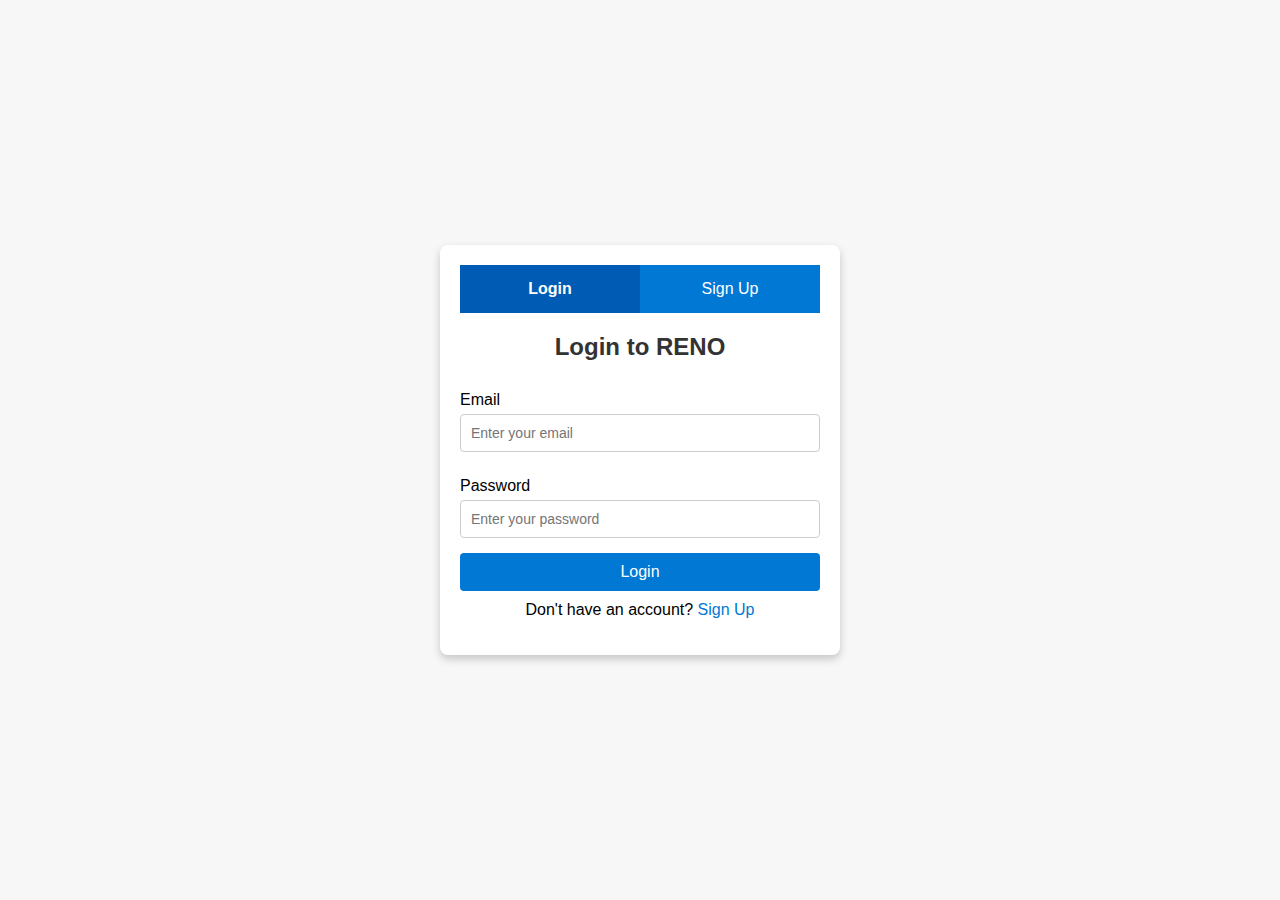
<file: ckd_cvd_disease_predictor-main/index.html>
<!DOCTYPE html>
<html lang="en">
<head>
  <meta charset="UTF-8">
  <meta name="viewport" content="width=device-width, initial-scale=1.0">
  <title>Reno Medical | Login or Sign Up</title>
  <link rel="stylesheet" href="index.css">
</head>
<body>
  <div class="container">
    <div class="form-container">
      <div class="tabs">
        <button id="loginTab" class="active-tab">Login</button>
        <button id="signupTab">Sign Up</button>
      </div>

      <!-- Login Form -->
      <form id="loginForm" class="form active-form">
        <h2>Login to RENO</h2>
        <label for="loginEmail">Email</label>
        <input type="email" id="loginEmail" placeholder="Enter your email" required>
        <label for="loginPassword">Password</label>
        <input type="password" id="loginPassword" placeholder="Enter your password" required>
        <button type="submit" class="btn">Login</button>
        <p>Don't have an account? <a href="#signupForm" id="switchToSignup">Sign Up</a></p>
      </form>

      <!-- Sign-Up Form -->
      <form id="signupForm" class="form">
        <h2>Create an Account</h2>
        <label for="signupName">Full Name</label>
        <input type="text" id="signupName" placeholder="Enter your full name" required>
        <label for="signupEmail">Email</label>
        <input type="email" id="signupEmail" placeholder="Enter your email" required>
        <label for="signupPassword">Password</label>
        <input type="password" id="signupPassword" placeholder="Create a password" required>
        <label for="signupConfirmPassword">Confirm Password</label>
        <input type="password" id="signupConfirmPassword" placeholder="Confirm your password" required>
        <button type="submit" class="btn">Sign Up</button>
        <p>Already have an account? <a href="#" id="switchToLogin">Login</a></p>
      </form>
    </div>
  </div>
  <script src="index.js"></script>
</body>
</html>
</file>
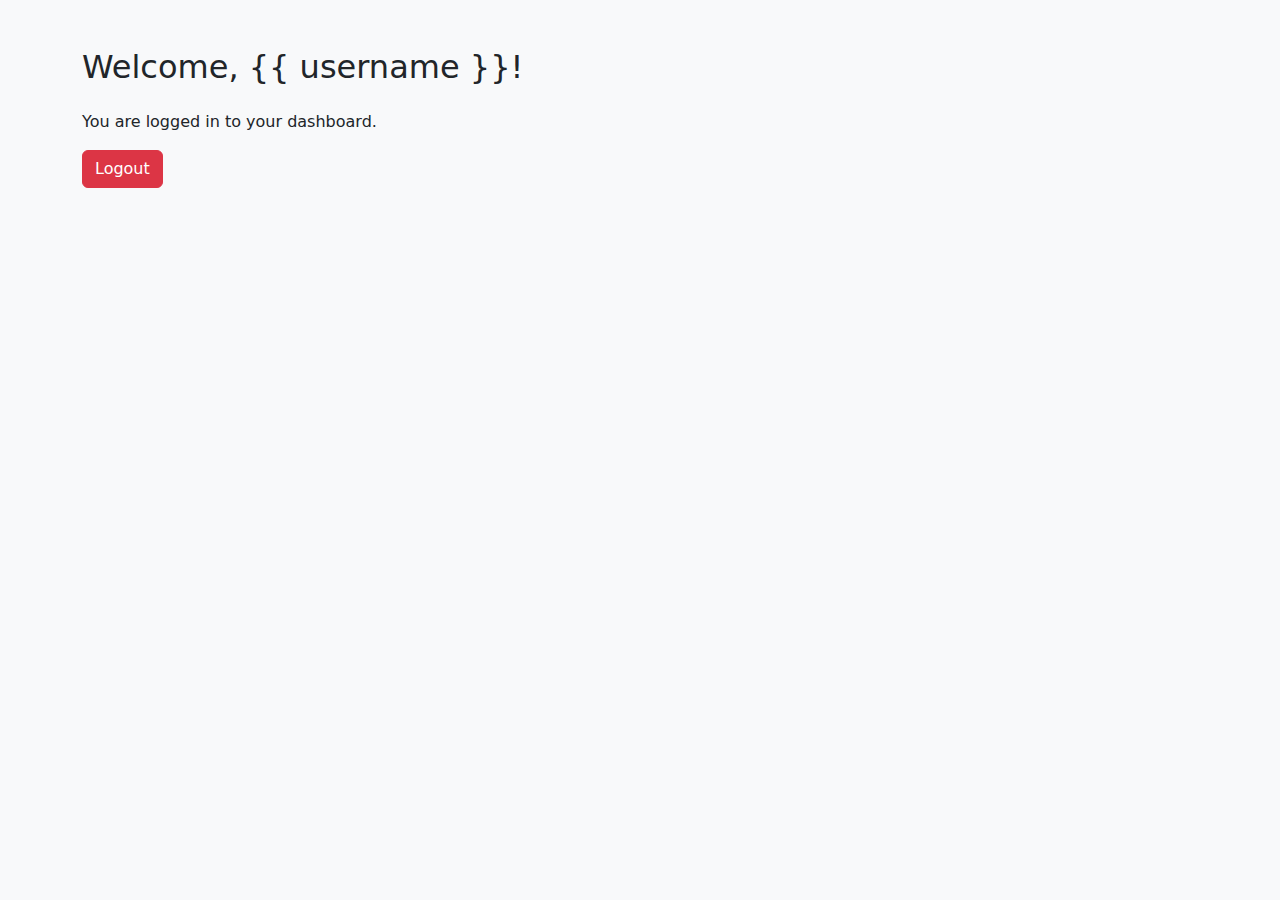
<file: ckd_cvd_disease_predictor-main/templates/dashboard.html>
<!DOCTYPE html>
<html>
<head>
  <title>Dashboard</title>
  <link href="https://cdn.jsdelivr.net/npm/bootstrap@5.3.0/dist/css/bootstrap.min.css" rel="stylesheet">
</head>
<body class="bg-light">
  <div class="container mt-5">
    <h2 class="mb-4">Welcome, {{ username }}!</h2>
    <p>You are logged in to your dashboard.</p>
    <a href="/logout" class="btn btn-danger">Logout</a>
  </div>
</body>
</html>
</file>
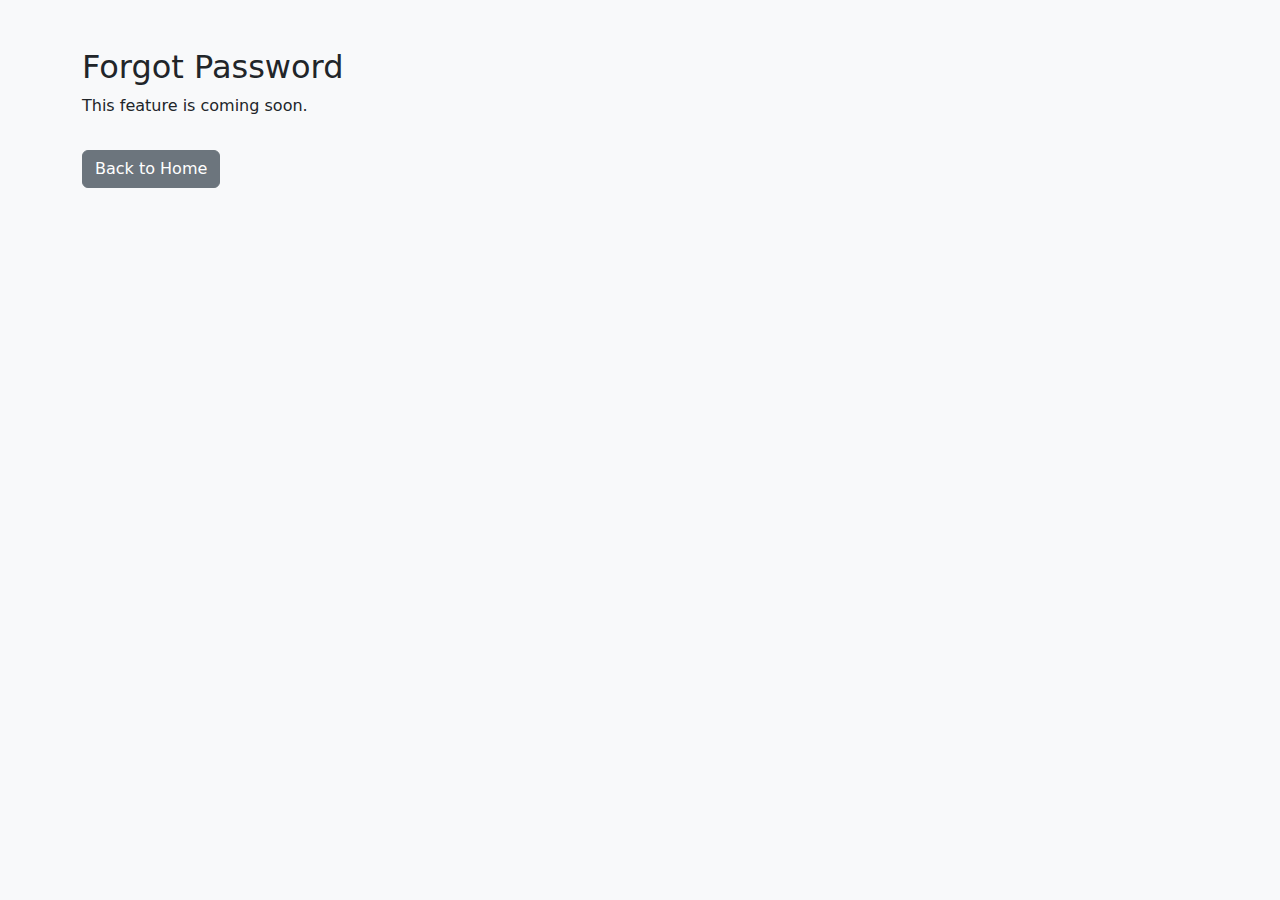
<file: ckd_cvd_disease_predictor-main/templates/forgot_password.html>
<!DOCTYPE html>
<html>
<head>
  <title>Forgot Password</title>
  <link href="https://cdn.jsdelivr.net/npm/bootstrap@5.3.0/dist/css/bootstrap.min.css" rel="stylesheet">
</head>
<body class="bg-light">
  <div class="container mt-5">
    <h2>Forgot Password</h2>
    <p>This feature is coming soon.</p>
    <a href="/" class="btn btn-secondary mt-3">Back to Home</a>
  </div>
</body>
</html>
</file>
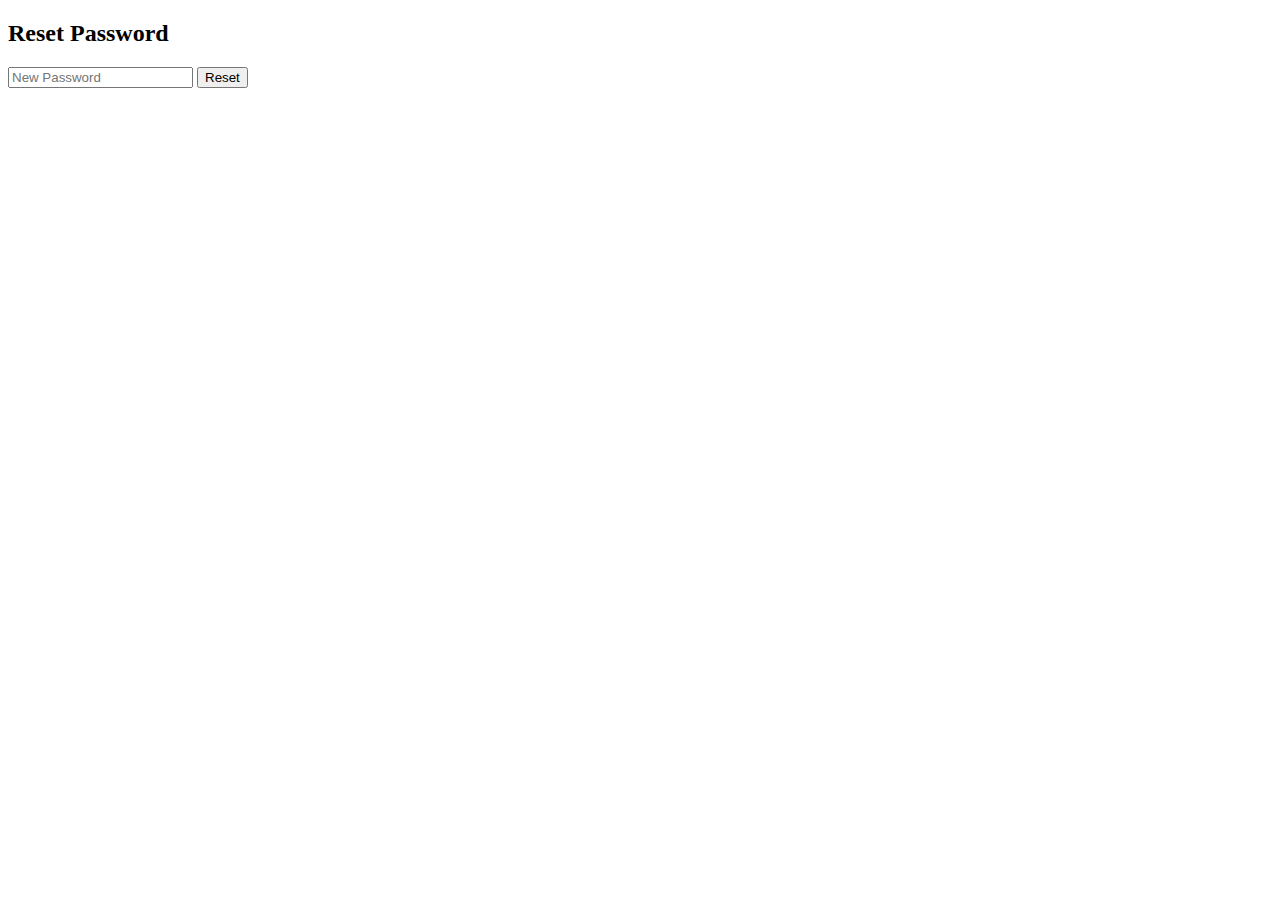
<file: ckd_cvd_disease_predictor-main/templates/reset.html>
<!DOCTYPE html>
<html>
<head>
    <title>Reset Password</title>
</head>
<body>
    <h2>Reset Password</h2>
    <form method="POST">
        <input type="password" name="password" placeholder="New Password" required>
        <button type="submit">Reset</button>
    </form>
</body>
</html>
</file>
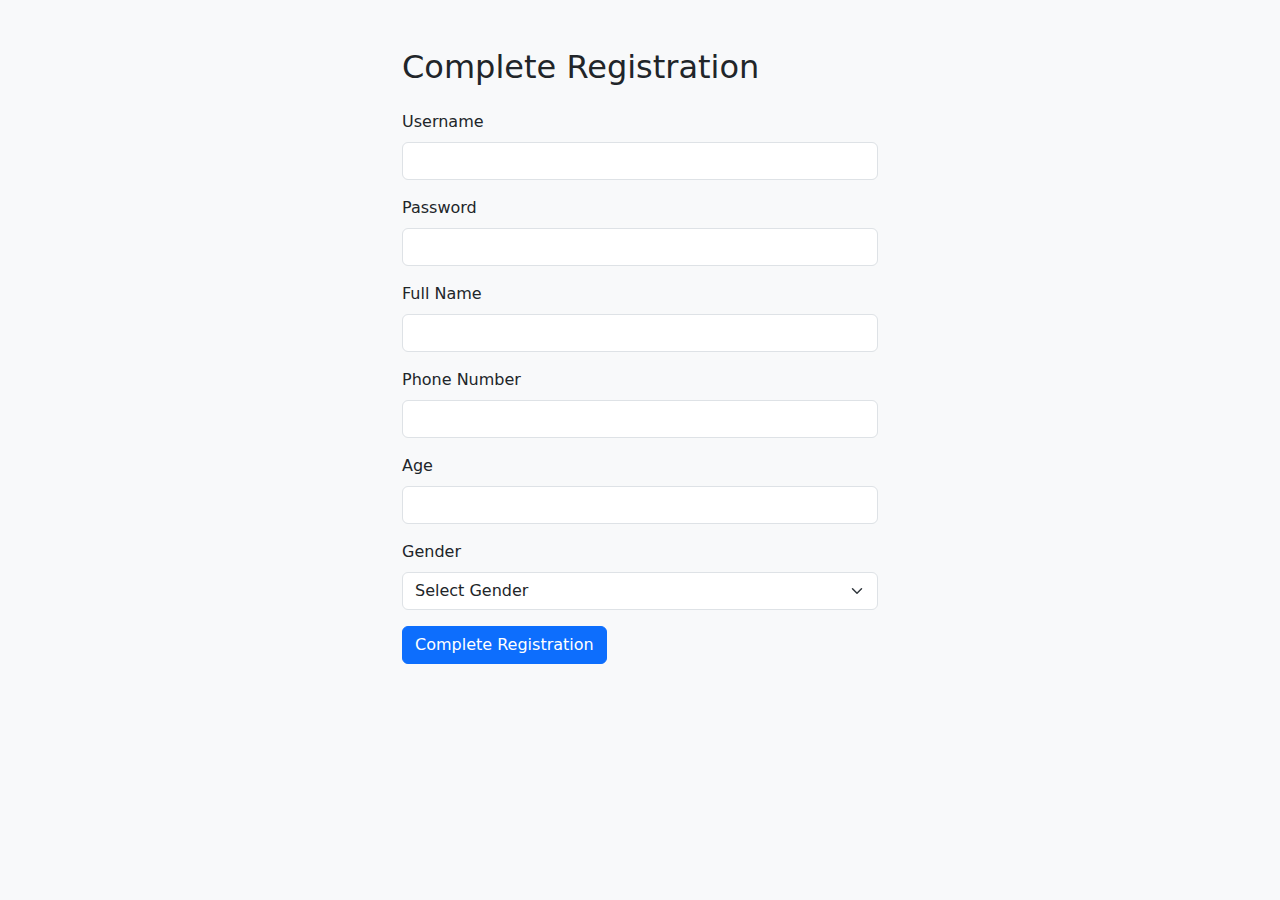
<file: ckd_cvd_disease_predictor-main/templates/verify_form.html>
<!DOCTYPE html>
<html>
<head>
  <title>Complete Registration</title>
  <link href="https://cdn.jsdelivr.net/npm/bootstrap@5.3.0/dist/css/bootstrap.min.css" rel="stylesheet">
</head>
<body class="bg-light">
  <div class="container mt-5" style="max-width: 500px;">
    <h2 class="mb-4">Complete Registration</h2>
    <form method="POST">
      <div class="mb-3">
        <label class="form-label">Username</label>
        <input type="text" name="username" class="form-control" required>
      </div>
      <div class="mb-3">
        <label class="form-label">Password</label>
        <input type="password" name="password" class="form-control" required>
      </div>
      <div class="mb-3">
        <label class="form-label">Full Name</label>
        <input type="text" name="name" class="form-control" required>
      </div>
      <div class="mb-3">
        <label class="form-label">Phone Number</label>
        <input type="text" name="phone" class="form-control" required>
      </div>
      <div class="mb-3">
        <label class="form-label">Age</label>
        <input type="number" name="age" class="form-control" min="1" required>
      </div>
      <div class="mb-3">
        <label class="form-label">Gender</label>
        <select name="gender" class="form-select" required>
          <option value="" selected disabled>Select Gender</option>
          <option value="Male">Male</option>
          <option value="Female">Female</option>
          <option value="Other">Other</option>
        </select>
      </div>
      <button type="submit" class="btn btn-primary">Complete Registration</button>
    </form>
  </div>
</body>
</html>
</file>
<file: ckd_cvd_disease_predictor-main/index.css>
body {
    font-family: Arial, sans-serif;
    background: #f7f7f7;
    display: flex;
    justify-content: center;
    align-items: center;
    height: 100vh;
    margin: 0;
  }
  
  .container {
    width: 100%;
    max-width: 400px;
    background: white;
    box-shadow: 0 4px 8px rgba(0, 0, 0, 0.2);
    border-radius: 8px;
    overflow: hidden;
  }
  
  .form-container {
    padding: 20px;
  }
  
  .tabs {
    display: flex;
    justify-content: space-around;
    background: #0078d4;
    color: white;
  }
  
  .tabs button {
    flex: 1;
    padding: 15px;
    background: none;
    border: none;
    color: white;
    cursor: pointer;
    font-size: 16px;
  }
  
  .tabs .active-tab {
    background: #005bb5;
    font-weight: bold;
  }
  
  .form {
    display: none;
    flex-direction: column;
  }
  
  .active-form {
    display: flex;
  }
  
  h2 {
    color: #333;
    text-align: center;
    margin-bottom: 20px;
  }
  
  label {
    margin: 10px 0 5px;
  }
  
  input {
    padding: 10px;
    margin-bottom: 15px;
    border: 1px solid #ccc;
    border-radius: 4px;
    font-size: 14px;
  }
  
  .btn {
    padding: 10px;
    background: #0078d4;
    color: white;
    border: none;
    border-radius: 4px;
    font-size: 16px;
    cursor: pointer;
  }
  
  .btn:hover {
    background: #005bb5;
  }
  
  p {
    text-align: center;
    margin-top: 10px;
  }
  
  a {
    color: #0078d4;
    text-decoration: none;
  }
  
  a:hover {
    text-decoration: underline;
  }
</file>
